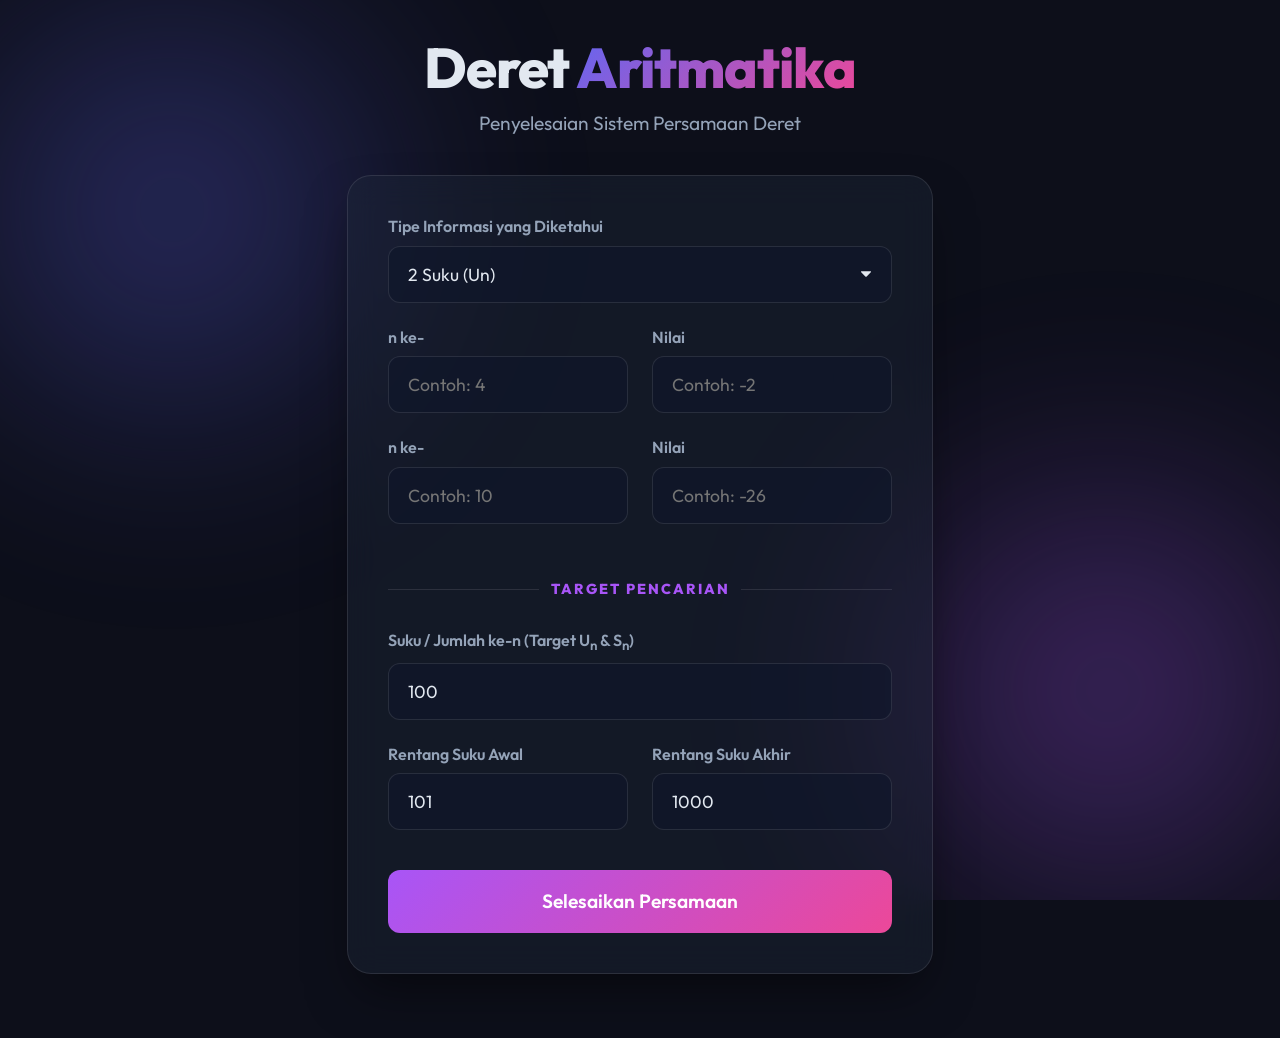
<file: index.html>
<!DOCTYPE html>
<html lang="id">

<head>
    <meta charset="UTF-8">
    <meta name="viewport" content="width=device-width, initial-scale=1.0">
    <title>Kalkulator Deret Aritmatika - Antigravity</title>
    <!-- Modern web font -->
    <link href="https://fonts.googleapis.com/css2?family=Outfit:wght@300;400;600;800&display=swap" rel="stylesheet">
    <link rel="stylesheet" href="style.css">
</head>

<body>
    <!-- Animated background elements for premium feel -->
    <div class="background-animation">
        <div class="glow-orb orb-1"></div>
        <div class="glow-orb orb-2"></div>
    </div>

    <div class="container">
        <header>
            <h1>Deret <span>Aritmatika</span></h1>
            <p>Penyelesaian Sistem Persamaan Deret</p>
        </header>

        <div class="calculator-card glass-panel">
            <div class="input-group full-width">
                <label for="adv-type">Tipe Informasi yang Diketahui</label>
                <select id="adv-type" class="glass-select">
                    <option value="U">2 Suku (Un)</option>
                    <option value="S">2 Jumlah (Sn)</option>
                </select>
            </div>

            <div class="input-row">
                <div class="input-group">
                    <label for="adv-n1">n ke-</label>
                    <input type="number" id="adv-n1" placeholder="Contoh: 4" min="1" step="1">
                </div>
                <div class="input-group">
                    <label for="adv-v1">Nilai</label>
                    <input type="number" id="adv-v1" placeholder="Contoh: -2" step="any">
                </div>
            </div>

            <div class="input-row">
                <div class="input-group">
                    <label for="adv-n2">n ke-</label>
                    <input type="number" id="adv-n2" placeholder="Contoh: 10" min="1" step="1">
                </div>
                <div class="input-group">
                    <label for="adv-v2">Nilai</label>
                    <input type="number" id="adv-v2" placeholder="Contoh: -26" step="any">
                </div>
            </div>

            <div class="divider">TARGET PENCARIAN</div>

            <div class="input-group full-width">
                <label for="adv-target-n">Suku / Jumlah ke-n (Target U<sub>n</sub> & S<sub>n</sub>)</label>
                <input type="number" id="adv-target-n" placeholder="Contoh: 100" min="1" step="1" value="100">
            </div>

            <div class="input-row">
                <div class="input-group">
                    <label for="adv-range-start">Rentang Suku Awal</label>
                    <input type="number" id="adv-range-start" placeholder="Contoh: 101" min="1" step="1" value="101">
                </div>
                <div class="input-group">
                    <label for="adv-range-end">Rentang Suku Akhir</label>
                    <input type="number" id="adv-range-end" placeholder="Contoh: 1000" min="1" step="1" value="1000">
                </div>
            </div>

            <button id="adv-calculate-btn" class="glow-btn accent-2-btn">Selesaikan Persamaan</button>
        </div>

        <!-- Advanced Result Panel -->
        <div id="adv-results" class="results-card glass-panel hidden">
            <h2>Hasil Sistem Persamaan</h2>
            <div class="result-grid">
                <div class="result-item">
                    <span class="result-label">Suku Pertama (a)</span>
                    <span class="result-value" id="adv-res-a">-</span>
                </div>
                <div class="result-item">
                    <span class="result-label">Beda (b)</span>
                    <span class="result-value" id="adv-res-b">-</span>
                </div>
            </div>

            <div class="result-grid">
                <div class="result-item">
                    <span class="result-label">Target U<sub><span id="lbl-target-n1">n</span></sub></span>
                    <span class="result-value" id="adv-res-un">-</span>
                </div>
                <div class="result-item">
                    <span class="result-label">Target S<sub><span id="lbl-target-n2">n</span></sub></span>
                    <span class="result-value" id="adv-res-sn">-</span>
                </div>
            </div>

            <div class="result-details">
                <h3>Jumlah Suku ke-<span id="lbl-range-start">...</span> s/d ke-<span id="lbl-range-end">...</span>:
                </h3>
                <div class="result-item"
                    style="margin-top: 10px; background: rgba(99, 102, 241, 0.1); border-color: var(--accent-1);">
                    <span class="result-value" id="adv-res-range" style="font-size: 2rem;">-</span>
                </div>

                <h3>Rumus yang Digunakan:</h3>
                <p id="adv-res-formula" class="formula-text" style="font-size: 0.95rem;">-</p>
            </div>
        </div>
    </div>

    <script src="script.js"></script>
</body>

</html>
</file>
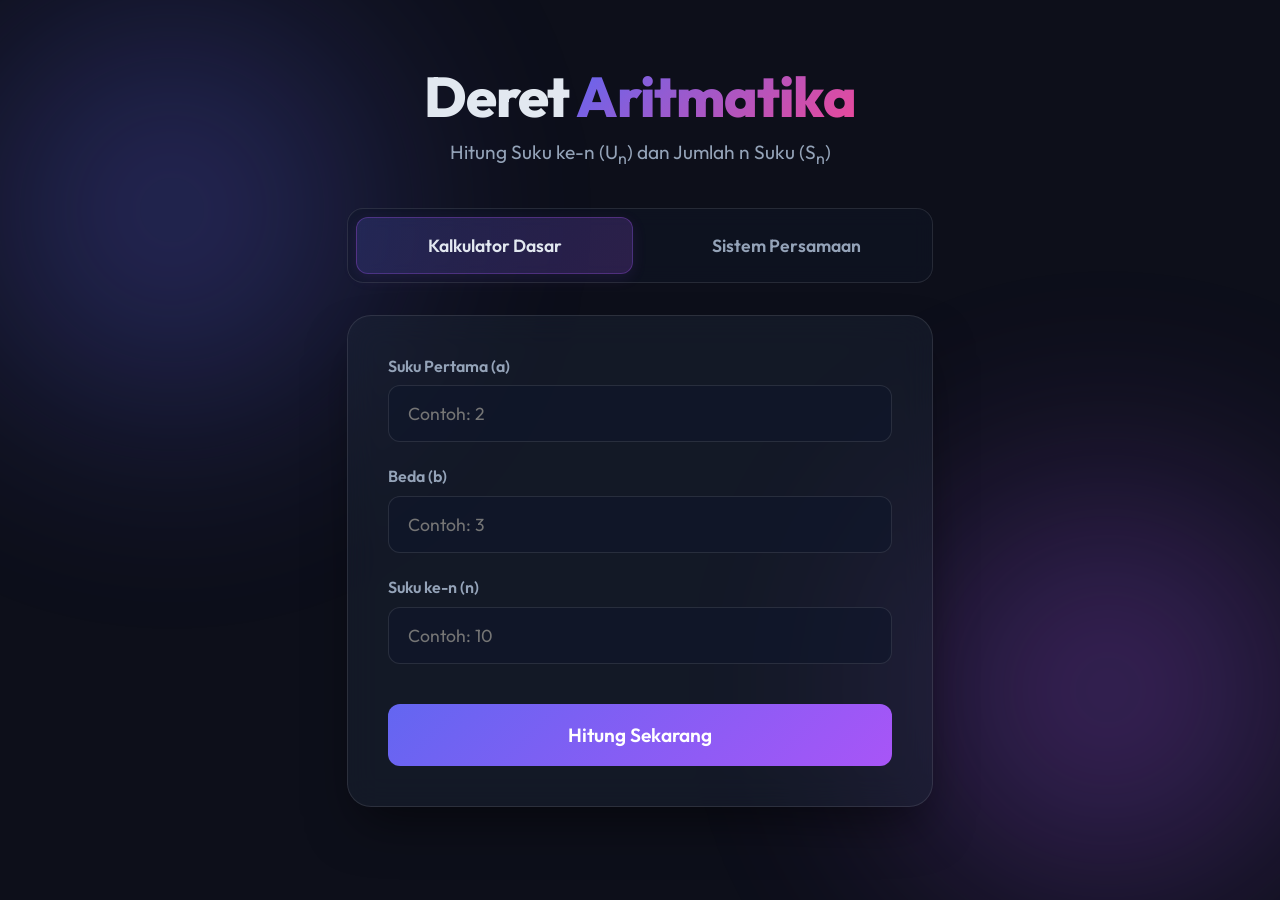
<file: Deret Aritmatika web/index.html>
<!DOCTYPE html>
<html lang="id">
<head>
    <meta charset="UTF-8">
    <meta name="viewport" content="width=device-width, initial-scale=1.0">
    <title>Kalkulator Deret Aritmatika - Antigravity</title>
    <!-- Modern web font -->
    <link href="https://fonts.googleapis.com/css2?family=Outfit:wght@300;400;600;800&display=swap" rel="stylesheet">
    <link rel="stylesheet" href="style.css">
</head>
<body>
    <!-- Animated background elements for premium feel -->
    <div class="background-animation">
        <div class="glow-orb orb-1"></div>
        <div class="glow-orb orb-2"></div>
    </div>
    
    <div class="container">
        <header>
            <h1>Deret <span>Aritmatika</span></h1>
            <p>Hitung Suku ke-n (U<sub>n</sub>) dan Jumlah n Suku (S<sub>n</sub>)</p>
        </header>

        <!-- Tabs Navigation -->
        <div class="tabs-container">
            <button class="tab-btn active" data-tab="basic-calc">Kalkulator Dasar</button>
            <button class="tab-btn" data-tab="advanced-calc">Sistem Persamaan</button>
        </div>

        <!-- TAB: Basic Calculator -->
        <div id="basic-calc" class="tab-content active">
            <!-- Glassmorphism interactive panel -->
            <div class="calculator-card glass-panel">
                <div class="input-group">
                    <label for="first-term">Suku Pertama (a)</label>
                    <input type="number" id="first-term" placeholder="Contoh: 2" step="any">
                </div>
                
                <div class="input-group">
                    <label for="difference">Beda (b)</label>
                    <input type="number" id="difference" placeholder="Contoh: 3" step="any">
                </div>
                
                <div class="input-group">
                    <label for="term-n">Suku ke-n (n)</label>
                    <input type="number" id="term-n" placeholder="Contoh: 10" min="1" step="1">
                </div>
                
                <button id="calculate-btn" class="glow-btn">Hitung Sekarang</button>
            </div>

            <!-- Result display panel -->
            <div id="results" class="results-card glass-panel hidden">
                <h2>Hasil Perhitungan</h2>
                <div class="result-grid">
                    <div class="result-item">
                        <span class="result-label">Suku ke-n (U<sub>n</sub>)</span>
                        <span class="result-value" id="res-un">-</span>
                    </div>
                    <div class="result-item">
                        <span class="result-label">Jumlah n Suku (S<sub>n</sub>)</span>
                        <span class="result-value" id="res-sn">-</span>
                    </div>
                </div>
                <div class="result-details">
                    <h3>Nilai Deret:</h3>
                    <p id="res-series" class="series-text">-</p>
                    
                    <h3>Langkah Penyelesaian U<sub>n</sub>:</h3>
                    <p id="res-un-formula" class="formula-text">-</p>

                    <h3>Langkah Penyelesaian S<sub>n</sub>:</h3>
                    <p id="res-sn-formula" class="formula-text">-</p>
                </div>
            </div>
        </div>

        <!-- TAB: Advanced Calculator -->
        <div id="advanced-calc" class="tab-content">
            <div class="calculator-card glass-panel">
                <div class="input-group full-width">
                    <label for="adv-type">Tipe Informasi yang Diketahui</label>
                    <select id="adv-type" class="glass-select">
                        <option value="U">2 Suku (Un)</option>
                        <option value="S">2 Jumlah (Sn)</option>
                    </select>
                </div>

                <div class="input-row">
                    <div class="input-group">
                        <label for="adv-n1">n ke-</label>
                        <input type="number" id="adv-n1" placeholder="Contoh: 4" min="1" step="1">
                    </div>
                    <div class="input-group">
                        <label for="adv-v1">Nilai</label>
                        <input type="number" id="adv-v1" placeholder="Contoh: -2" step="any">
                    </div>
                </div>

                <div class="input-row">
                    <div class="input-group">
                        <label for="adv-n2">n ke-</label>
                        <input type="number" id="adv-n2" placeholder="Contoh: 10" min="1" step="1">
                    </div>
                    <div class="input-group">
                        <label for="adv-v2">Nilai</label>
                        <input type="number" id="adv-v2" placeholder="Contoh: -26" step="any">
                    </div>
                </div>

                <div class="divider">TARGET PENCARIAN</div>

                <div class="input-group full-width">
                    <label for="adv-target-n">Suku / Jumlah ke-n (Target U<sub>n</sub> & S<sub>n</sub>)</label>
                    <input type="number" id="adv-target-n" placeholder="Contoh: 100" min="1" step="1" value="100">
                </div>

                <div class="input-row">
                    <div class="input-group">
                        <label for="adv-range-start">Rentang Suku Awal</label>
                        <input type="number" id="adv-range-start" placeholder="Contoh: 101" min="1" step="1" value="101">
                    </div>
                    <div class="input-group">
                        <label for="adv-range-end">Rentang Suku Akhir</label>
                        <input type="number" id="adv-range-end" placeholder="Contoh: 1000" min="1" step="1" value="1000">
                    </div>
                </div>

                <button id="adv-calculate-btn" class="glow-btn accent-2-btn">Selesaikan Persamaan</button>
            </div>

            <!-- Advanced Result Panel -->
            <div id="adv-results" class="results-card glass-panel hidden">
                <h2>Hasil Sistem Persamaan</h2>
                <div class="result-grid">
                    <div class="result-item">
                        <span class="result-label">Suku Pertama (a)</span>
                        <span class="result-value" id="adv-res-a">-</span>
                    </div>
                    <div class="result-item">
                        <span class="result-label">Beda (b)</span>
                        <span class="result-value" id="adv-res-b">-</span>
                    </div>
                </div>

                <div class="result-grid">
                    <div class="result-item">
                        <span class="result-label">Target U<sub><span id="lbl-target-n1">n</span></sub></span>
                        <span class="result-value" id="adv-res-un">-</span>
                    </div>
                    <div class="result-item">
                        <span class="result-label">Target S<sub><span id="lbl-target-n2">n</span></sub></span>
                        <span class="result-value" id="adv-res-sn">-</span>
                    </div>
                </div>

                <div class="result-details">
                    <h3>Jumlah Suku ke-<span id="lbl-range-start">...</span> s/d ke-<span id="lbl-range-end">...</span>:</h3>
                    <div class="result-item" style="margin-top: 10px; background: rgba(99, 102, 241, 0.1); border-color: var(--accent-1);">
                        <span class="result-value" id="adv-res-range" style="font-size: 2rem;">-</span>
                    </div>

                    <h3>Rumus yang Digunakan:</h3>
                    <p id="adv-res-formula" class="formula-text" style="font-size: 0.95rem;">-</p>
                </div>
            </div>
        </div>
    </div>

    <script src="script.js"></script>
</body>
</html>
</file>
<file: style.css>
:root {
    --bg-color: #0d0f1a;
    --text-primary: #e2e8f0;
    --text-secondary: #94a3b8;
    --accent-1: #6366f1;
    /* Indigo */
    --accent-2: #a855f7;
    /* Purple */
    --accent-3: #ec4899;
    /* Pink */
    --glass-bg: rgba(30, 41, 59, 0.4);
    --glass-border: rgba(255, 255, 255, 0.1);
}

* {
    margin: 0;
    padding: 0;
    box-sizing: border-box;
}

body {
    font-family: 'Outfit', sans-serif;
    background-color: var(--bg-color);
    color: var(--text-primary);
    min-height: 100vh;
    display: flex;
    justify-content: center;
    align-items: center;
    overflow-x: hidden;
    position: relative;
    padding: 2rem 0;
}

/* Dynamic Background Elements */
.background-animation {
    position: fixed;
    top: 0;
    left: 0;
    width: 100vw;
    height: 100vh;
    z-index: -1;
    overflow: hidden;
}

.glow-orb {
    position: absolute;
    width: 60vw;
    height: 60vw;
    max-width: 600px;
    max-height: 600px;
    border-radius: 50%;
    filter: blur(100px);
    opacity: 0.4;
    animation: float 20s infinite alternate cubic-bezier(0.5, 0, 0.5, 1);
}

.orb-1 {
    top: -10%;
    left: -10%;
    background: radial-gradient(circle, var(--accent-1) 0%, transparent 70%);
}

.orb-2 {
    bottom: -10%;
    right: -10%;
    background: radial-gradient(circle, var(--accent-2) 0%, transparent 70%);
    animation-delay: -10s;
}

@keyframes float {
    0% {
        transform: translate(0, 0) scale(1);
    }

    100% {
        transform: translate(100px, 50px) scale(1.2);
    }
}

/* Main Layout */
.container {
    width: 100%;
    max-width: 650px;
    padding: 0 2rem;
    z-index: 1;
}

header {
    text-align: center;
    margin-bottom: 2.5rem;
    animation: fadeInDown 0.8s ease-out;
}

@keyframes fadeInDown {
    from {
        opacity: 0;
        transform: translateY(-20px);
    }

    to {
        opacity: 1;
        transform: translateY(0);
    }
}

h1 {
    font-size: 3.5rem;
    font-weight: 800;
    letter-spacing: -1px;
    margin-bottom: 0.5rem;
}

h1 span {
    background: linear-gradient(135deg, var(--accent-1), var(--accent-3));
    -webkit-background-clip: text;
    -webkit-text-fill-color: transparent;
}

header p {
    color: var(--text-secondary);
    font-size: 1.2rem;
}

/* Glassmorphism Panels */
.glass-panel {
    background: var(--glass-bg);
    backdrop-filter: blur(16px);
    -webkit-backdrop-filter: blur(16px);
    border: 1px solid var(--glass-border);
    border-radius: 24px;
    padding: 2.5rem;
    box-shadow: 0 25px 50px -12px rgba(0, 0, 0, 0.5);
    transition: transform 0.3s ease, box-shadow 0.3s ease;
}

.glass-panel:hover {
    box-shadow: 0 30px 60px -12px rgba(0, 0, 0, 0.6);
}

.calculator-card {
    margin-bottom: 2rem;
    animation: fadeInUp 0.8s ease-out 0.2s both;
}

@keyframes fadeInUp {
    from {
        opacity: 0;
        transform: translateY(20px);
    }

    to {
        opacity: 1;
        transform: translateY(0);
    }
}

.input-group {
    margin-bottom: 1.5rem;
}

label {
    display: block;
    margin-bottom: 0.6rem;
    font-size: 1rem;
    font-weight: 600;
    color: var(--text-secondary);
}

input {
    width: 100%;
    background: rgba(15, 23, 42, 0.6);
    border: 1px solid var(--glass-border);
    border-radius: 12px;
    padding: 1rem 1.2rem;
    color: var(--text-primary);
    font-family: inherit;
    font-size: 1.1rem;
    outline: none;
    transition: all 0.3s ease;
}

input:focus {
    border-color: var(--accent-1);
    box-shadow: 0 0 0 4px rgba(99, 102, 241, 0.2);
    background: rgba(15, 23, 42, 0.8);
}

/* Button */
.glow-btn {
    width: 100%;
    padding: 1.2rem;
    border: none;
    border-radius: 12px;
    background: linear-gradient(135deg, var(--accent-1), var(--accent-2));
    color: white;
    font-family: inherit;
    font-size: 1.2rem;
    font-weight: 600;
    cursor: pointer;
    position: relative;
    overflow: hidden;
    transition: transform 0.2s ease, box-shadow 0.2s ease;
    margin-top: 1rem;
}

.glow-btn:hover {
    transform: translateY(-2px);
    box-shadow: 0 10px 25px -5px rgba(168, 85, 247, 0.6);
}

.glow-btn:active {
    transform: translateY(0);
}

/* Results Area */
.hidden {
    display: none;
}

.results-card h2 {
    font-size: 1.5rem;
    margin-bottom: 1.5rem;
    text-align: center;
    color: var(--accent-2);
}

.result-grid {
    display: grid;
    grid-template-columns: 1fr 1fr;
    gap: 1.5rem;
    margin-bottom: 2rem;
}

.result-item {
    background: rgba(15, 23, 42, 0.4);
    border-radius: 16px;
    padding: 1.5rem;
    text-align: center;
    border: 1px solid var(--glass-border);
    transition: transform 0.3s ease;
}

.result-item:hover {
    transform: translateY(-5px);
    background: rgba(15, 23, 42, 0.6);
}

.result-label {
    display: block;
    color: var(--text-secondary);
    font-size: 0.95rem;
    margin-bottom: 0.5rem;
}

.result-value {
    font-size: 2.8rem;
    font-weight: 800;
    background: linear-gradient(to right, #fff, #cbd5e1);
    -webkit-background-clip: text;
    -webkit-text-fill-color: transparent;
}

.result-details {
    border-top: 1px solid var(--glass-border);
    padding-top: 1.5rem;
}

.result-details h3 {
    font-size: 1.1rem;
    color: var(--text-secondary);
    margin-bottom: 0.5rem;
    margin-top: 1.2rem;
}

.result-details h3:first-child {
    margin-top: 0;
}

.series-text,
.formula-text {
    font-size: 1.1rem;
    background: rgba(0, 0, 0, 0.2);
    padding: 1rem 1.2rem;
    border-radius: 12px;
    word-break: break-all;
    border: 1px solid rgba(255, 255, 255, 0.05);
    line-height: 1.5;
}

.formula-text b {
    color: var(--accent-3);
    font-size: 1.2rem;
}

@media (max-width: 640px) {
    .result-grid {
        grid-template-columns: 1fr;
    }

    h1 {
        font-size: 2.5rem;
    }

    .container {
        padding: 0 1rem;
    }

    .input-row {
        grid-template-columns: 1fr !important;
    }
}



/* Advanced Form Layout */
.input-row {
    display: grid;
    grid-template-columns: 1fr 1fr;
    gap: 1.5rem;
}

.full-width {
    width: 100%;
}

select.glass-select {
    width: 100%;
    background: rgba(15, 23, 42, 0.6);
    border: 1px solid var(--glass-border);
    border-radius: 12px;
    padding: 1rem 1.2rem;
    color: var(--text-primary);
    font-family: inherit;
    font-size: 1.1rem;
    outline: none;
    transition: all 0.3s ease;
    cursor: pointer;
    appearance: none;
    background-image: url("data:image/svg+xml;charset=US-ASCII,%3Csvg%20xmlns%3D%22http%3A%2F%2Fwww.w3.org%2F2000%2Fsvg%22%20width%3D%22292.4%22%20height%3D%22292.4%22%3E%3Cpath%20fill%3D%22%23e2e8f0%22%20d%3D%22M287%2069.4a17.6%2017.6%200%200%200-13-5.4H18.4c-5%200-9.3%201.8-12.9%205.4A17.6%2017.6%200%200%200%200%2082.2c0%205%201.8%209.3%205.4%2012.9l128%20127.9c3.6%203.6%207.8%205.4%2012.8%205.4s9.2-1.8%2012.8-5.4L287%2095c3.5-3.5%205.4-7.8%205.4-12.8%200-5-1.9-9.2-5.5-12.8z%22%2F%3E%3C%2Fsvg%3E");
    background-repeat: no-repeat;
    background-position: right 1.2rem top 50%;
    background-size: 0.65rem auto;
}

select.glass-select:focus {
    border-color: var(--accent-1);
    box-shadow: 0 0 0 4px rgba(99, 102, 241, 0.2);
    background-color: rgba(15, 23, 42, 0.8);
}

select.glass-select option {
    background-color: var(--bg-color);
    color: var(--text-primary);
}

.divider {
    text-align: center;
    color: var(--accent-2);
    font-size: 0.9rem;
    font-weight: 800;
    letter-spacing: 2px;
    margin: 2rem 0;
    position: relative;
}

.divider::before,
.divider::after {
    content: "";
    position: absolute;
    top: 50%;
    width: 30%;
    height: 1px;
    background: var(--glass-border);
}

.divider::before {
    left: 0;
}

.divider::after {
    right: 0;
}

.accent-2-btn {
    background: linear-gradient(135deg, var(--accent-2), var(--accent-3));
}

.accent-2-btn:hover {
    box-shadow: 0 10px 25px -5px rgba(236, 72, 153, 0.6);
}
</file>
<file: Deret Aritmatika web/style.css>
:root {
    --bg-color: #0d0f1a;
    --text-primary: #e2e8f0;
    --text-secondary: #94a3b8;
    --accent-1: #6366f1; /* Indigo */
    --accent-2: #a855f7; /* Purple */
    --accent-3: #ec4899; /* Pink */
    --glass-bg: rgba(30, 41, 59, 0.4);
    --glass-border: rgba(255, 255, 255, 0.1);
}

* {
    margin: 0;
    padding: 0;
    box-sizing: border-box;
}

body {
    font-family: 'Outfit', sans-serif;
    background-color: var(--bg-color);
    color: var(--text-primary);
    min-height: 100vh;
    display: flex;
    justify-content: center;
    align-items: center;
    overflow-x: hidden;
    position: relative;
    padding: 2rem 0;
}

/* Dynamic Background Elements */
.background-animation {
    position: fixed;
    top: 0;
    left: 0;
    width: 100vw;
    height: 100vh;
    z-index: -1;
    overflow: hidden;
}

.glow-orb {
    position: absolute;
    width: 60vw;
    height: 60vw;
    max-width: 600px;
    max-height: 600px;
    border-radius: 50%;
    filter: blur(100px);
    opacity: 0.4;
    animation: float 20s infinite alternate cubic-bezier(0.5, 0, 0.5, 1);
}

.orb-1 {
    top: -10%;
    left: -10%;
    background: radial-gradient(circle, var(--accent-1) 0%, transparent 70%);
}

.orb-2 {
    bottom: -10%;
    right: -10%;
    background: radial-gradient(circle, var(--accent-2) 0%, transparent 70%);
    animation-delay: -10s;
}

@keyframes float {
    0% { transform: translate(0, 0) scale(1); }
    100% { transform: translate(100px, 50px) scale(1.2); }
}

/* Main Layout */
.container {
    width: 100%;
    max-width: 650px;
    padding: 0 2rem;
    z-index: 1;
}

header {
    text-align: center;
    margin-bottom: 2.5rem;
    animation: fadeInDown 0.8s ease-out;
}

@keyframes fadeInDown {
    from { opacity: 0; transform: translateY(-20px); }
    to { opacity: 1; transform: translateY(0); }
}

h1 {
    font-size: 3.5rem;
    font-weight: 800;
    letter-spacing: -1px;
    margin-bottom: 0.5rem;
}

h1 span {
    background: linear-gradient(135deg, var(--accent-1), var(--accent-3));
    -webkit-background-clip: text;
    -webkit-text-fill-color: transparent;
}

header p {
    color: var(--text-secondary);
    font-size: 1.2rem;
}

/* Glassmorphism Panels */
.glass-panel {
    background: var(--glass-bg);
    backdrop-filter: blur(16px);
    -webkit-backdrop-filter: blur(16px);
    border: 1px solid var(--glass-border);
    border-radius: 24px;
    padding: 2.5rem;
    box-shadow: 0 25px 50px -12px rgba(0, 0, 0, 0.5);
    transition: transform 0.3s ease, box-shadow 0.3s ease;
}

.glass-panel:hover {
    box-shadow: 0 30px 60px -12px rgba(0, 0, 0, 0.6);
}

.calculator-card {
    margin-bottom: 2rem;
    animation: fadeInUp 0.8s ease-out 0.2s both;
}

@keyframes fadeInUp {
    from { opacity: 0; transform: translateY(20px); }
    to { opacity: 1; transform: translateY(0); }
}

.input-group {
    margin-bottom: 1.5rem;
}

label {
    display: block;
    margin-bottom: 0.6rem;
    font-size: 1rem;
    font-weight: 600;
    color: var(--text-secondary);
}

input {
    width: 100%;
    background: rgba(15, 23, 42, 0.6);
    border: 1px solid var(--glass-border);
    border-radius: 12px;
    padding: 1rem 1.2rem;
    color: var(--text-primary);
    font-family: inherit;
    font-size: 1.1rem;
    outline: none;
    transition: all 0.3s ease;
}

input:focus {
    border-color: var(--accent-1);
    box-shadow: 0 0 0 4px rgba(99, 102, 241, 0.2);
    background: rgba(15, 23, 42, 0.8);
}

/* Button */
.glow-btn {
    width: 100%;
    padding: 1.2rem;
    border: none;
    border-radius: 12px;
    background: linear-gradient(135deg, var(--accent-1), var(--accent-2));
    color: white;
    font-family: inherit;
    font-size: 1.2rem;
    font-weight: 600;
    cursor: pointer;
    position: relative;
    overflow: hidden;
    transition: transform 0.2s ease, box-shadow 0.2s ease;
    margin-top: 1rem;
}

.glow-btn:hover {
    transform: translateY(-2px);
    box-shadow: 0 10px 25px -5px rgba(168, 85, 247, 0.6);
}

.glow-btn:active {
    transform: translateY(0);
}

/* Results Area */
.hidden {
    display: none;
}

.results-card h2 {
    font-size: 1.5rem;
    margin-bottom: 1.5rem;
    text-align: center;
    color: var(--accent-2);
}

.result-grid {
    display: grid;
    grid-template-columns: 1fr 1fr;
    gap: 1.5rem;
    margin-bottom: 2rem;
}

.result-item {
    background: rgba(15, 23, 42, 0.4);
    border-radius: 16px;
    padding: 1.5rem;
    text-align: center;
    border: 1px solid var(--glass-border);
    transition: transform 0.3s ease;
}

.result-item:hover {
    transform: translateY(-5px);
    background: rgba(15, 23, 42, 0.6);
}

.result-label {
    display: block;
    color: var(--text-secondary);
    font-size: 0.95rem;
    margin-bottom: 0.5rem;
}

.result-value {
    font-size: 2.8rem;
    font-weight: 800;
    background: linear-gradient(to right, #fff, #cbd5e1);
    -webkit-background-clip: text;
    -webkit-text-fill-color: transparent;
}

.result-details {
    border-top: 1px solid var(--glass-border);
    padding-top: 1.5rem;
}

.result-details h3 {
    font-size: 1.1rem;
    color: var(--text-secondary);
    margin-bottom: 0.5rem;
    margin-top: 1.2rem;
}

.result-details h3:first-child {
    margin-top: 0;
}

.series-text, .formula-text {
    font-size: 1.1rem;
    background: rgba(0, 0, 0, 0.2);
    padding: 1rem 1.2rem;
    border-radius: 12px;
    word-break: break-all;
    border: 1px solid rgba(255, 255, 255, 0.05);
    line-height: 1.5;
}

.formula-text b {
    color: var(--accent-3);
    font-size: 1.2rem;
}

@media (max-width: 640px) {
    .result-grid {
        grid-template-columns: 1fr;
    }
    h1 {
        font-size: 2.5rem;
    }
    .container {
        padding: 0 1rem;
    }
    .input-row {
        grid-template-columns: 1fr !important;
    }
}

/* Tabs Navigation */
.tabs-container {
    display: flex;
    gap: 1rem;
    margin-bottom: 2rem;
    background: rgba(15, 23, 42, 0.4);
    padding: 0.5rem;
    border-radius: 16px;
    border: 1px solid var(--glass-border);
    backdrop-filter: blur(10px);
}

.tab-btn {
    flex: 1;
    background: transparent;
    border: none;
    color: var(--text-secondary);
    padding: 1rem;
    border-radius: 12px;
    font-size: 1.1rem;
    font-weight: 600;
    cursor: pointer;
    transition: all 0.3s ease;
    font-family: inherit;
}

.tab-btn:hover {
    color: var(--text-primary);
    background: rgba(255, 255, 255, 0.05);
}

.tab-btn.active {
    background: linear-gradient(135deg, rgba(99, 102, 241, 0.2), rgba(168, 85, 247, 0.2));
    color: var(--text-primary);
    border: 1px solid rgba(168, 85, 247, 0.3);
    box-shadow: 0 4px 15px rgba(168, 85, 247, 0.1);
}

.tab-content {
    display: none;
    animation: fadeIn 0.5s ease-out;
}

.tab-content.active {
    display: block;
}

@keyframes fadeIn {
    from { opacity: 0; transform: translateY(10px); }
    to { opacity: 1; transform: translateY(0); }
}

/* Advanced Form Layout */
.input-row {
    display: grid;
    grid-template-columns: 1fr 1fr;
    gap: 1.5rem;
}

.full-width {
    width: 100%;
}

select.glass-select {
    width: 100%;
    background: rgba(15, 23, 42, 0.6);
    border: 1px solid var(--glass-border);
    border-radius: 12px;
    padding: 1rem 1.2rem;
    color: var(--text-primary);
    font-family: inherit;
    font-size: 1.1rem;
    outline: none;
    transition: all 0.3s ease;
    cursor: pointer;
    appearance: none;
    background-image: url("data:image/svg+xml;charset=US-ASCII,%3Csvg%20xmlns%3D%22http%3A%2F%2Fwww.w3.org%2F2000%2Fsvg%22%20width%3D%22292.4%22%20height%3D%22292.4%22%3E%3Cpath%20fill%3D%22%23e2e8f0%22%20d%3D%22M287%2069.4a17.6%2017.6%200%200%200-13-5.4H18.4c-5%200-9.3%201.8-12.9%205.4A17.6%2017.6%200%200%200%200%2082.2c0%205%201.8%209.3%205.4%2012.9l128%20127.9c3.6%203.6%207.8%205.4%2012.8%205.4s9.2-1.8%2012.8-5.4L287%2095c3.5-3.5%205.4-7.8%205.4-12.8%200-5-1.9-9.2-5.5-12.8z%22%2F%3E%3C%2Fsvg%3E");
    background-repeat: no-repeat;
    background-position: right 1.2rem top 50%;
    background-size: 0.65rem auto;
}

select.glass-select:focus {
    border-color: var(--accent-1);
    box-shadow: 0 0 0 4px rgba(99, 102, 241, 0.2);
    background-color: rgba(15, 23, 42, 0.8);
}

select.glass-select option {
    background-color: var(--bg-color);
    color: var(--text-primary);
}

.divider {
    text-align: center;
    color: var(--accent-2);
    font-size: 0.9rem;
    font-weight: 800;
    letter-spacing: 2px;
    margin: 2rem 0;
    position: relative;
}

.divider::before, .divider::after {
    content: "";
    position: absolute;
    top: 50%;
    width: 30%;
    height: 1px;
    background: var(--glass-border);
}

.divider::before { left: 0; }
.divider::after { right: 0; }

.accent-2-btn {
    background: linear-gradient(135deg, var(--accent-2), var(--accent-3));
}

.accent-2-btn:hover {
    box-shadow: 0 10px 25px -5px rgba(236, 72, 153, 0.6);
}
</file>
